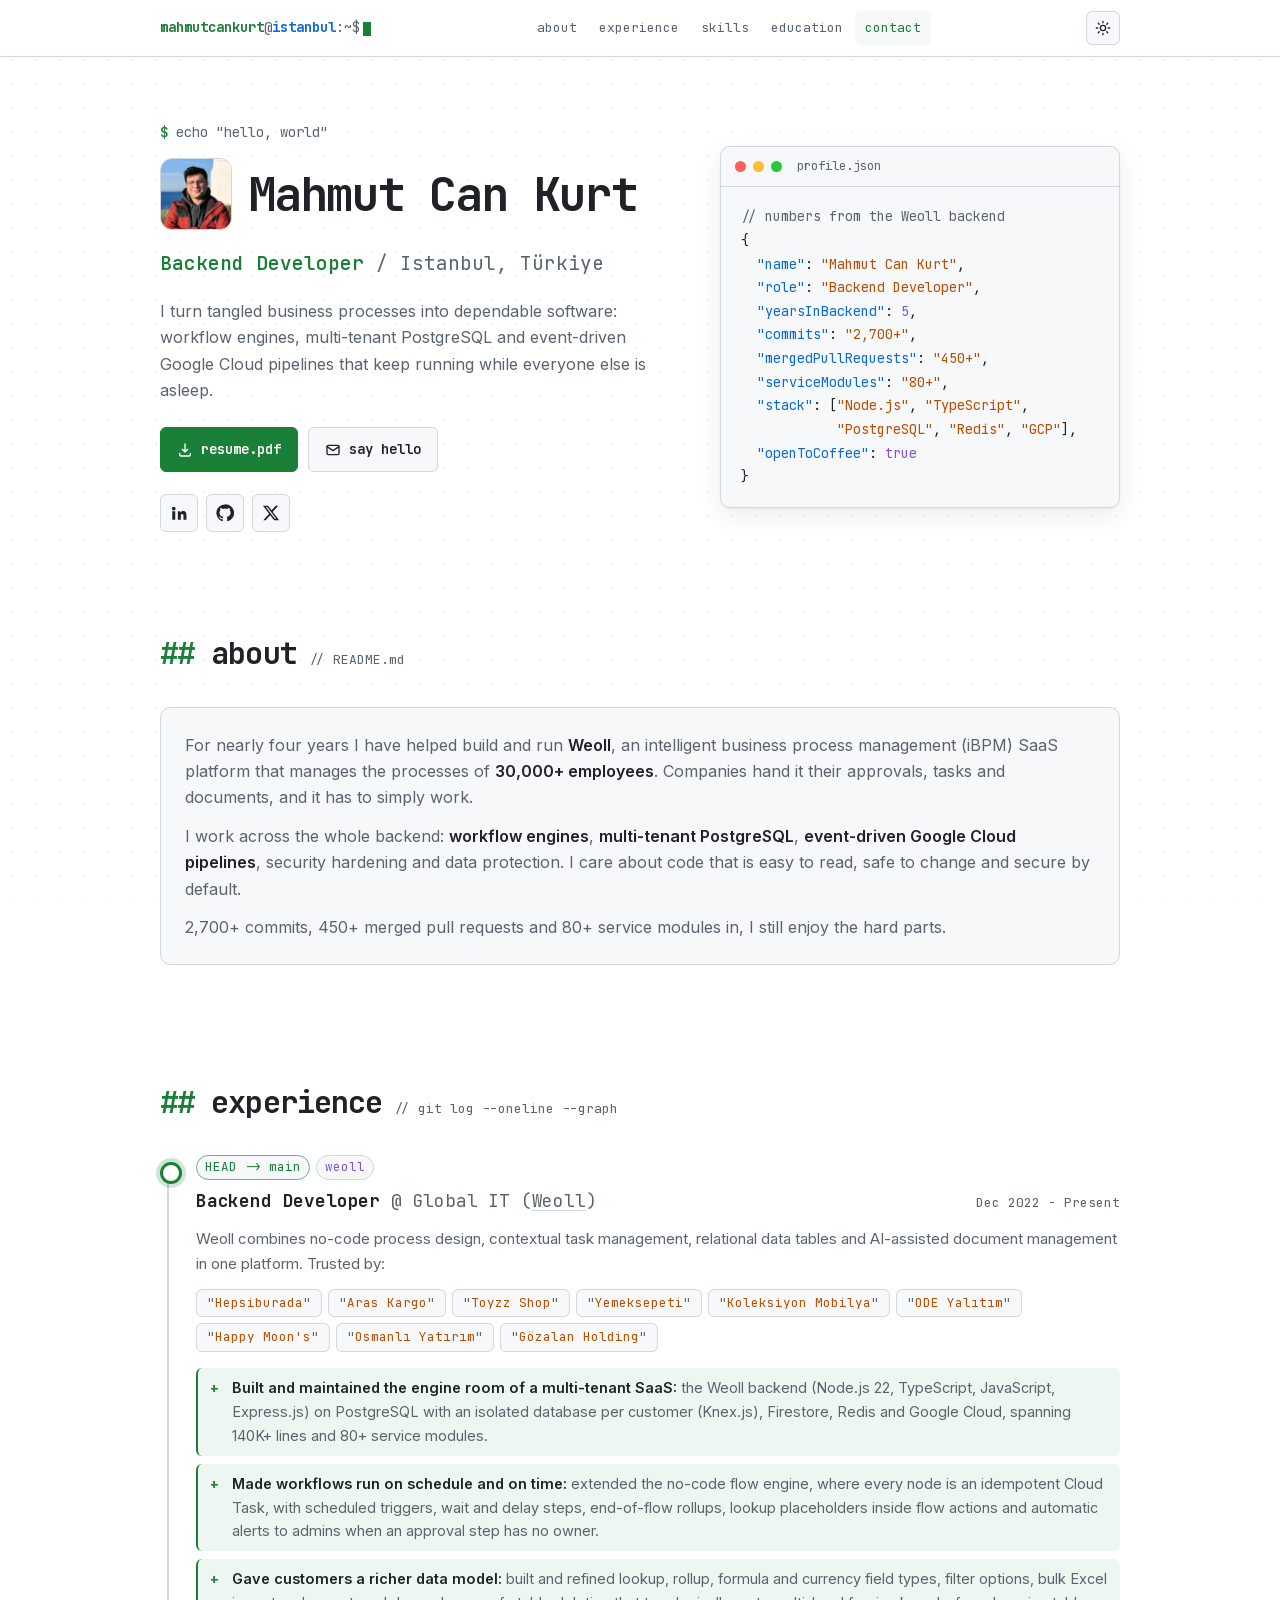
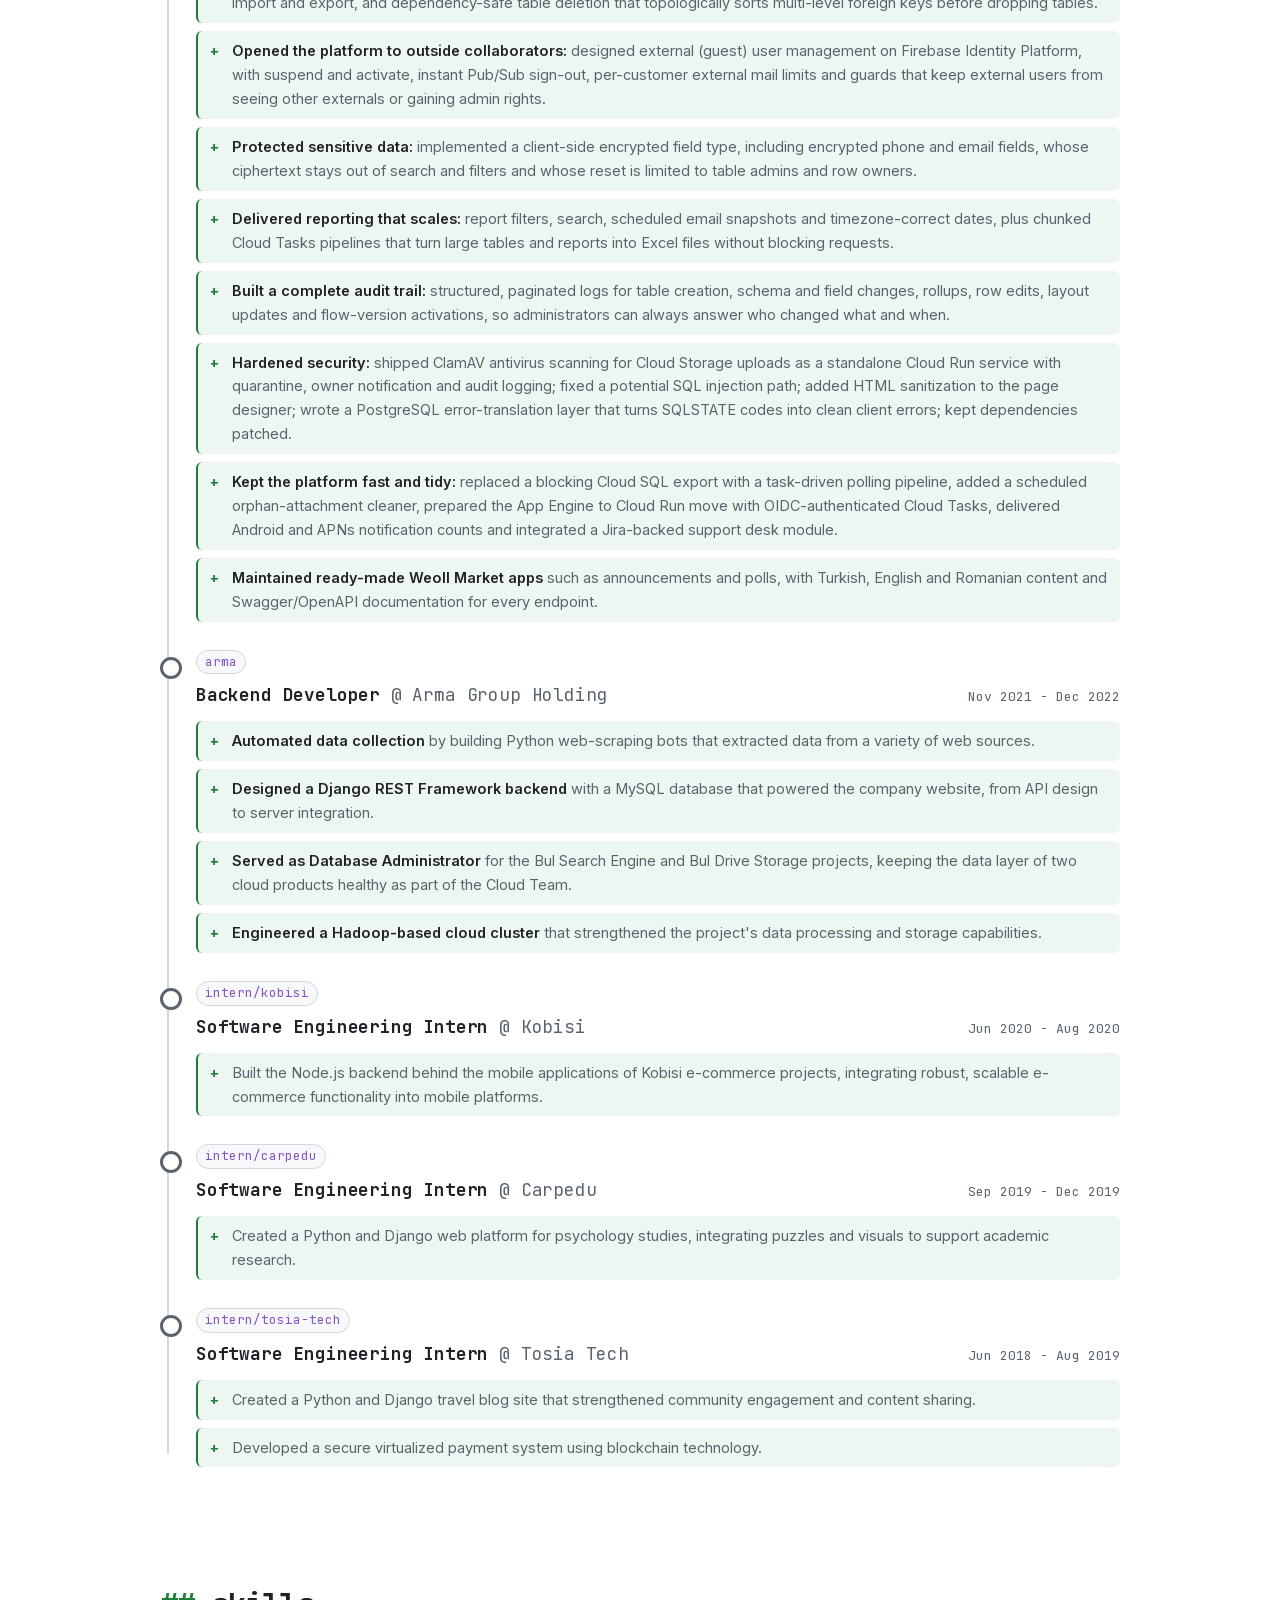
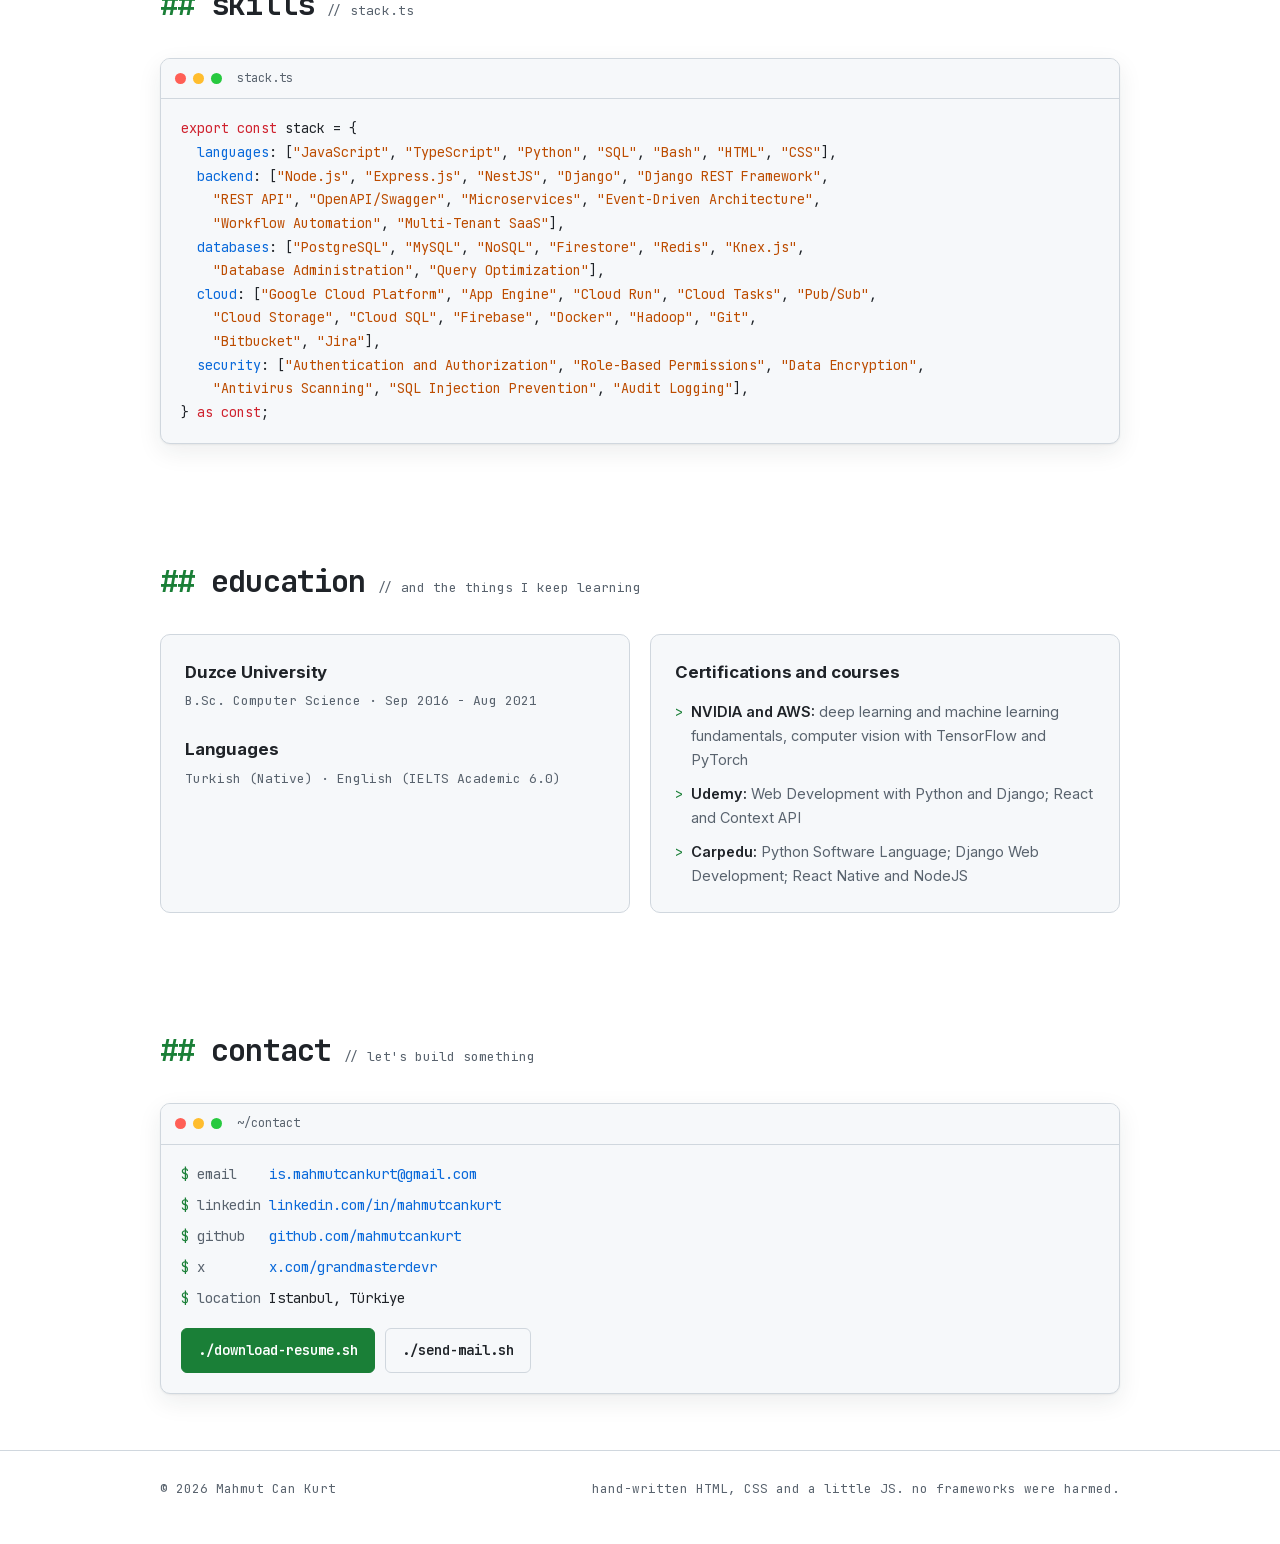
<file: index.html>
<!DOCTYPE html>
<html lang="en" data-theme="dark">

<head>
  <meta charset="UTF-8">
  <meta name="viewport" content="width=device-width, initial-scale=1">
  <title>Mahmut Can Kurt | Backend Developer</title>
  <meta name="description" content="Mahmut Can Kurt is a Backend Developer in Istanbul who builds multi-tenant SaaS systems with Node.js, TypeScript, PostgreSQL, Redis and Google Cloud. Works on the Weoll iBPM platform.">
  <meta name="author" content="Mahmut Can Kurt">
  <meta name="color-scheme" content="dark light">
  <meta name="theme-color" content="#0d1117">
  <link rel="canonical" href="https://mahmutcankurt.com/">

  <script>
    (function () {
      var d = document.documentElement, t = 'dark';
      d.classList.add('js');
      try { var s = localStorage.getItem('theme'); if (s === 'dark' || s === 'light') t = s; else if (matchMedia('(prefers-color-scheme: light)').matches) t = 'light'; } catch (e) { }
      d.setAttribute('data-theme', t);
      if (t === 'light') document.querySelector('meta[name="theme-color"]').setAttribute('content', '#ffffff');
    })();
  </script>

  <meta property="og:type" content="website">
  <meta property="og:site_name" content="Mahmut Can Kurt">
  <meta property="og:locale" content="en_US">
  <meta property="og:title" content="Mahmut Can Kurt | Backend Developer">
  <meta property="og:description" content="Backend Developer who turns tangled business processes into dependable software. Node.js, TypeScript, PostgreSQL, Redis and Google Cloud.">
  <meta property="og:url" content="https://mahmutcankurt.com/">
  <meta property="og:image" content="https://mahmutcankurt.com/img/og-image.png">
  <meta property="og:image:type" content="image/png">
  <meta property="og:image:width" content="1200">
  <meta property="og:image:height" content="630">
  <meta property="og:image:alt" content="Mahmut Can Kurt, Backend Developer, with a terminal-style code snippet and git log">
  <meta name="twitter:card" content="summary_large_image">
  <meta name="twitter:title" content="Mahmut Can Kurt | Backend Developer">
  <meta name="twitter:description" content="Backend Developer who turns tangled business processes into dependable software. Node.js, TypeScript, PostgreSQL, Redis and Google Cloud.">
  <meta name="twitter:image" content="https://mahmutcankurt.com/img/og-image.png">
  <meta name="twitter:image:alt" content="Mahmut Can Kurt, Backend Developer, with a terminal-style code snippet and git log">

  <link rel="icon" type="image/x-icon" href="favicon.ico">
  <link rel="icon" type="image/png" sizes="32x32" href="img/favicon-32x32.png">
  <link rel="icon" type="image/png" sizes="16x16" href="img/favicon-16x16.png">
  <link rel="apple-touch-icon" sizes="180x180" href="img/apple-touch-icon.png">
  <link rel="manifest" href="img/site.webmanifest">

  <link rel="preload" href="fonts/inter-latin.woff2" as="font" type="font/woff2" crossorigin>
  <link rel="preload" href="fonts/jetbrains-mono-latin.woff2" as="font" type="font/woff2" crossorigin>
  <link rel="stylesheet" href="css/style.css">

  <script type="application/ld+json">
  {
    "@context": "https://schema.org",
    "@type": "Person",
    "name": "Mahmut Can Kurt",
    "jobTitle": "Backend Developer",
    "url": "https://mahmutcankurt.com/",
    "image": "https://mahmutcankurt.com/img/profile.jpg",
    "email": "mailto:is.mahmutcankurt@gmail.com",
    "address": { "@type": "PostalAddress", "addressLocality": "Istanbul", "addressCountry": "TR" },
    "worksFor": { "@type": "Organization", "name": "Global IT" },
    "alumniOf": { "@type": "CollegeOrUniversity", "name": "Duzce University" },
    "knowsAbout": ["Node.js", "TypeScript", "PostgreSQL", "Redis", "Google Cloud", "REST API", "Workflow Automation", "Django"],
    "sameAs": ["https://www.linkedin.com/in/mahmutcankurt/", "https://github.com/mahmutcankurt", "https://x.com/grandmasterdevr"]
  }
  </script>
</head>

<body id="top">
  <a class="skip-link" href="#main">Skip to content</a>

  <header class="site-header">
    <div class="container nav">
      <a class="brand" href="#top" aria-label="Mahmut Can Kurt, home">
        <span class="g">mahmutcankurt</span><span class="at-host"><span class="at">@</span><span class="b">istanbul</span></span><span class="at">:~$</span><span class="caret" aria-hidden="true"></span>
      </a>
      <nav aria-label="Main">
        <ul class="nav-links" id="nav-links">
          <li><a href="#about">about</a></li>
          <li><a href="#experience">experience</a></li>
          <li><a href="#skills">skills</a></li>
          <li><a href="#education">education</a></li>
          <li><a href="#contact">contact</a></li>
        </ul>
      </nav>
      <div class="nav-actions">
        <button class="icon-btn" id="theme-toggle" type="button" aria-label="Switch to light theme">
          <svg viewBox="0 0 24 24" fill="none" stroke="currentColor" stroke-width="2" stroke-linecap="round" stroke-linejoin="round" aria-hidden="true"><circle cx="12" cy="12" r="4"/><path d="M12 2v2M12 20v2M4.9 4.9l1.4 1.4M17.7 17.7l1.4 1.4M2 12h2M20 12h2M4.9 19.1l1.4-1.4M17.7 6.3l1.4-1.4"/></svg>
        </button>
        <button class="icon-btn menu-btn" id="menu-btn" type="button" aria-label="Open menu" aria-expanded="false" aria-controls="nav-links">
          <svg viewBox="0 0 24 24" fill="none" stroke="currentColor" stroke-width="2" stroke-linecap="round" aria-hidden="true"><path d="M4 7h16M4 12h16M4 17h16"/></svg>
        </button>
      </div>
    </div>
  </header>

  <main id="main">

    <section class="hero">
      <div class="container hero-grid">
        <div>
          <p class="hello"><span class="g">$</span> echo "hello, world"</p>
          <div class="id">
            <img src="img/profile-144.webp" srcset="img/profile-144.webp 1x, img/profile-216.webp 3x" alt="Portrait of Mahmut Can Kurt" width="72" height="72" fetchpriority="high">
            <div>
              <h1>Mahmut Can Kurt</h1>
            </div>
          </div>
          <p class="tagline"><b>Backend Developer</b> / Istanbul, Türkiye</p>
          <p class="lead">I turn tangled business processes into dependable software: workflow engines, multi-tenant PostgreSQL and event-driven Google Cloud pipelines that keep running while everyone else is asleep.</p>
          <div class="cta">
            <a class="btn btn-primary" href="MahmutCanKurt-ProfessionalResume.pdf" target="_blank" rel="noopener">
              <svg viewBox="0 0 24 24" fill="none" stroke="currentColor" stroke-width="2" stroke-linecap="round" stroke-linejoin="round" aria-hidden="true"><path d="M12 3v12m0 0l-4-4m4 4l4-4M4 17v2a2 2 0 0 0 2 2h12a2 2 0 0 0 2-2v-2"/></svg>
              resume.pdf
            </a>
            <a class="btn btn-ghost" href="mailto:is.mahmutcankurt@gmail.com">
              <svg viewBox="0 0 24 24" fill="none" stroke="currentColor" stroke-width="2" stroke-linecap="round" stroke-linejoin="round" aria-hidden="true"><rect x="3" y="5" width="18" height="14" rx="2"/><path d="M3 7l9 6 9-6"/></svg>
              say hello
            </a>
          </div>
          <div class="socials">
            <a href="https://www.linkedin.com/in/mahmutcankurt/" target="_blank" rel="noopener" aria-label="LinkedIn">
              <svg viewBox="0 0 24 24" fill="currentColor" aria-hidden="true"><path d="M4.98 3.5a2.5 2.5 0 1 1 0 5 2.5 2.5 0 0 1 0-5zM3 9.75h4V21H3V9.75zm6.5 0h3.83v1.54h.05c.53-1 1.84-2.07 3.78-2.07 4.04 0 4.79 2.66 4.79 6.12V21h-4v-4.9c0-1.17-.02-2.67-1.63-2.67-1.63 0-1.88 1.27-1.88 2.58V21h-4V9.75z"/></svg>
            </a>
            <a href="https://github.com/mahmutcankurt" target="_blank" rel="noopener" aria-label="GitHub">
              <svg viewBox="0 0 24 24" fill="currentColor" aria-hidden="true"><path d="M12 .5a11.5 11.5 0 0 0-3.64 22.41c.58.1.79-.25.79-.56v-2c-3.2.7-3.88-1.37-3.88-1.37-.52-1.33-1.28-1.69-1.28-1.69-1.05-.72.08-.7.08-.7 1.16.08 1.77 1.19 1.77 1.19 1.03 1.77 2.7 1.26 3.36.96.1-.75.4-1.26.73-1.55-2.55-.29-5.24-1.28-5.24-5.69 0-1.26.45-2.28 1.19-3.09-.12-.29-.52-1.46.11-3.04 0 0 .97-.31 3.17 1.18a11 11 0 0 1 5.78 0c2.2-1.49 3.17-1.18 3.17-1.18.63 1.58.23 2.75.11 3.04.74.81 1.19 1.83 1.19 3.09 0 4.42-2.69 5.39-5.25 5.68.41.36.78 1.06.78 2.14v3.17c0 .31.21.67.8.56A11.5 11.5 0 0 0 12 .5z"/></svg>
            </a>
            <a href="https://x.com/grandmasterdevr" target="_blank" rel="noopener" aria-label="X (Twitter)">
              <svg viewBox="0 0 24 24" fill="currentColor" aria-hidden="true"><path d="M18.244 2.25h3.308l-7.227 8.26 8.502 11.24H16.17l-5.214-6.817L4.99 21.75H1.68l7.73-8.835L1.254 2.25H8.08l4.713 6.231zm-1.161 17.52h1.833L7.084 4.126H5.117z"/></svg>
            </a>
          </div>
        </div>

        <div class="window reveal">
          <div class="window-bar"><span class="dot r1"></span><span class="dot y1"></span><span class="dot g1"></span><span class="window-title">profile.json</span></div>
<pre class="code" tabindex="0" role="region" aria-label="Profile summary"><span class="c">// numbers from the Weoll backend</span>
{
  <span class="s">"name"</span>: <span class="f">"Mahmut Can Kurt"</span>,
  <span class="s">"role"</span>: <span class="f">"Backend Developer"</span>,
  <span class="s">"yearsInBackend"</span>: <span class="n">5</span>,
  <span class="s">"commits"</span>: <span class="f">"2,700+"</span>,
  <span class="s">"mergedPullRequests"</span>: <span class="f">"450+"</span>,
  <span class="s">"serviceModules"</span>: <span class="f">"80+"</span>,
  <span class="s">"stack"</span>: [<span class="f">"Node.js"</span>, <span class="f">"TypeScript"</span>,
            <span class="f">"PostgreSQL"</span>, <span class="f">"Redis"</span>, <span class="f">"GCP"</span>],
  <span class="s">"openToCoffee"</span>: <span class="n">true</span>
}</pre>
        </div>
      </div>
    </section>

    <section id="about">
      <div class="container">
        <div class="sec-head reveal"><h2>about</h2><span class="cmt">// README.md</span></div>
        <div class="panel about reveal">
          <p>For nearly four years I have helped build and run <strong>Weoll</strong>, an intelligent business process management (iBPM) SaaS platform that manages the processes of <strong>30,000+ employees</strong>. Companies hand it their approvals, tasks and documents, and it has to simply work.</p>
          <p>I work across the whole backend: <strong>workflow engines</strong>, <strong>multi-tenant PostgreSQL</strong>, <strong>event-driven Google Cloud pipelines</strong>, security hardening and data protection. I care about code that is easy to read, safe to change and secure by default.</p>
          <p>2,700+ commits, 450+ merged pull requests and 80+ service modules in, I still enjoy the hard parts.</p>
        </div>
      </div>
    </section>

    <section id="experience">
      <div class="container">
        <div class="sec-head reveal"><h2>experience</h2><span class="cmt">// git log --oneline --graph</span></div>

        <ol class="log">

          <li class="commit head reveal">
            <div class="refs"><span class="tag head">HEAD -&gt; main</span><span class="tag branch">weoll</span></div>
            <div class="commit-title">
              <h3>Backend Developer <span class="at">@ Global IT (<a href="https://weoll.com" target="_blank" rel="noopener">Weoll</a>)</span></h3>
              <span class="when">Dec 2022 - Present</span>
            </div>
            <div class="commit-body">
              <p>Weoll combines no-code process design, contextual task management, relational data tables and AI-assisted document management in one platform. Trusted by:</p>
              <ul class="customers" aria-label="Weoll customers">
                <li>Hepsiburada</li>
                <li>Aras Kargo</li>
                <li>Toyzz Shop</li>
                <li>Yemeksepeti</li>
                <li>Koleksiyon Mobilya</li>
                <li>ODE Yalıtım</li>
                <li>Happy Moon's</li>
                <li>Osmanlı Yatırım</li>
                <li>Gözalan Holding</li>
              </ul>
              <ul class="diff">
                <li><b>Built and maintained the engine room of a multi-tenant SaaS:</b> the Weoll backend (Node.js 22, TypeScript, JavaScript, Express.js) on PostgreSQL with an isolated database per customer (Knex.js), Firestore, Redis and Google Cloud, spanning 140K+ lines and 80+ service modules.</li>
                <li><b>Made workflows run on schedule and on time:</b> extended the no-code flow engine, where every node is an idempotent Cloud Task, with scheduled triggers, wait and delay steps, end-of-flow rollups, lookup placeholders inside flow actions and automatic alerts to admins when an approval step has no owner.</li>
                <li><b>Gave customers a richer data model:</b> built and refined lookup, rollup, formula and currency field types, filter options, bulk Excel import and export, and dependency-safe table deletion that topologically sorts multi-level foreign keys before dropping tables.</li>
                <li><b>Opened the platform to outside collaborators:</b> designed external (guest) user management on Firebase Identity Platform, with suspend and activate, instant Pub/Sub sign-out, per-customer external mail limits and guards that keep external users from seeing other externals or gaining admin rights.</li>
                <li><b>Protected sensitive data:</b> implemented a client-side encrypted field type, including encrypted phone and email fields, whose ciphertext stays out of search and filters and whose reset is limited to table admins and row owners.</li>
                <li><b>Delivered reporting that scales:</b> report filters, search, scheduled email snapshots and timezone-correct dates, plus chunked Cloud Tasks pipelines that turn large tables and reports into Excel files without blocking requests.</li>
                <li><b>Built a complete audit trail:</b> structured, paginated logs for table creation, schema and field changes, rollups, row edits, layout updates and flow-version activations, so administrators can always answer who changed what and when.</li>
                <li><b>Hardened security:</b> shipped ClamAV antivirus scanning for Cloud Storage uploads as a standalone Cloud Run service with quarantine, owner notification and audit logging; fixed a potential SQL injection path; added HTML sanitization to the page designer; wrote a PostgreSQL error-translation layer that turns SQLSTATE codes into clean client errors; kept dependencies patched.</li>
                <li><b>Kept the platform fast and tidy:</b> replaced a blocking Cloud SQL export with a task-driven polling pipeline, added a scheduled orphan-attachment cleaner, prepared the App Engine to Cloud Run move with OIDC-authenticated Cloud Tasks, delivered Android and APNs notification counts and integrated a Jira-backed support desk module.</li>
                <li><b>Maintained ready-made Weoll Market apps</b> such as announcements and polls, with Turkish, English and Romanian content and Swagger/OpenAPI documentation for every endpoint.</li>
              </ul>
            </div>
          </li>

          <li class="commit reveal">
            <div class="refs"><span class="tag branch">arma</span></div>
            <div class="commit-title">
              <h3>Backend Developer <span class="at">@ Arma Group Holding</span></h3>
              <span class="when">Nov 2021 - Dec 2022</span>
            </div>
            <div class="commit-body">
              <ul class="diff">
                <li><b>Automated data collection</b> by building Python web-scraping bots that extracted data from a variety of web sources.</li>
                <li><b>Designed a Django REST Framework backend</b> with a MySQL database that powered the company website, from API design to server integration.</li>
                <li><b>Served as Database Administrator</b> for the Bul Search Engine and Bul Drive Storage projects, keeping the data layer of two cloud products healthy as part of the Cloud Team.</li>
                <li><b>Engineered a Hadoop-based cloud cluster</b> that strengthened the project's data processing and storage capabilities.</li>
              </ul>
            </div>
          </li>

          <li class="commit reveal">
            <div class="refs"><span class="tag branch">intern/kobisi</span></div>
            <div class="commit-title">
              <h3>Software Engineering Intern <span class="at">@ Kobisi</span></h3>
              <span class="when">Jun 2020 - Aug 2020</span>
            </div>
            <div class="commit-body">
              <ul class="diff">
                <li>Built the Node.js backend behind the mobile applications of Kobisi e-commerce projects, integrating robust, scalable e-commerce functionality into mobile platforms.</li>
              </ul>
            </div>
          </li>

          <li class="commit reveal">
            <div class="refs"><span class="tag branch">intern/carpedu</span></div>
            <div class="commit-title">
              <h3>Software Engineering Intern <span class="at">@ Carpedu</span></h3>
              <span class="when">Sep 2019 - Dec 2019</span>
            </div>
            <div class="commit-body">
              <ul class="diff">
                <li>Created a Python and Django web platform for psychology studies, integrating puzzles and visuals to support academic research.</li>
              </ul>
            </div>
          </li>

          <li class="commit reveal">
            <div class="refs"><span class="tag branch">intern/tosia-tech</span></div>
            <div class="commit-title">
              <h3>Software Engineering Intern <span class="at">@ Tosia Tech</span></h3>
              <span class="when">Jun 2018 - Aug 2019</span>
            </div>
            <div class="commit-body">
              <ul class="diff">
                <li>Created a Python and Django travel blog site that strengthened community engagement and content sharing.</li>
                <li>Developed a secure virtualized payment system using blockchain technology.</li>
              </ul>
            </div>
          </li>

        </ol>
      </div>
    </section>

    <section id="skills">
      <div class="container">
        <div class="sec-head reveal"><h2>skills</h2><span class="cmt">// stack.ts</span></div>
        <div class="window reveal">
          <div class="window-bar"><span class="dot r1"></span><span class="dot y1"></span><span class="dot g1"></span><span class="window-title">stack.ts</span></div>
<pre class="code" tabindex="0" role="region" aria-label="Skills by category"><span class="k">export const</span> stack = {
  <span class="s">languages</span>: [<span class="f">"JavaScript"</span>, <span class="f">"TypeScript"</span>, <span class="f">"Python"</span>, <span class="f">"SQL"</span>, <span class="f">"Bash"</span>, <span class="f">"HTML"</span>, <span class="f">"CSS"</span>],
  <span class="s">backend</span>: [<span class="f">"Node.js"</span>, <span class="f">"Express.js"</span>, <span class="f">"NestJS"</span>, <span class="f">"Django"</span>, <span class="f">"Django REST Framework"</span>,
    <span class="f">"REST API"</span>, <span class="f">"OpenAPI/Swagger"</span>, <span class="f">"Microservices"</span>, <span class="f">"Event-Driven Architecture"</span>,
    <span class="f">"Workflow Automation"</span>, <span class="f">"Multi-Tenant SaaS"</span>],
  <span class="s">databases</span>: [<span class="f">"PostgreSQL"</span>, <span class="f">"MySQL"</span>, <span class="f">"NoSQL"</span>, <span class="f">"Firestore"</span>, <span class="f">"Redis"</span>, <span class="f">"Knex.js"</span>,
    <span class="f">"Database Administration"</span>, <span class="f">"Query Optimization"</span>],
  <span class="s">cloud</span>: [<span class="f">"Google Cloud Platform"</span>, <span class="f">"App Engine"</span>, <span class="f">"Cloud Run"</span>, <span class="f">"Cloud Tasks"</span>, <span class="f">"Pub/Sub"</span>,
    <span class="f">"Cloud Storage"</span>, <span class="f">"Cloud SQL"</span>, <span class="f">"Firebase"</span>, <span class="f">"Docker"</span>, <span class="f">"Hadoop"</span>, <span class="f">"Git"</span>,
    <span class="f">"Bitbucket"</span>, <span class="f">"Jira"</span>],
  <span class="s">security</span>: [<span class="f">"Authentication and Authorization"</span>, <span class="f">"Role-Based Permissions"</span>, <span class="f">"Data Encryption"</span>,
    <span class="f">"Antivirus Scanning"</span>, <span class="f">"SQL Injection Prevention"</span>, <span class="f">"Audit Logging"</span>],
} <span class="k">as const</span>;</pre>
        </div>
      </div>
    </section>

    <section id="education">
      <div class="container">
        <div class="sec-head reveal"><h2>education</h2><span class="cmt">// and the things I keep learning</span></div>
        <div class="two-col">
          <div class="panel reveal">
            <h3>Duzce University</h3>
            <div class="sub">B.Sc. Computer Science · Sep 2016 - Aug 2021</div>
            <h3 style="margin-top:24px">Languages</h3>
            <div class="sub">Turkish (Native) · English (IELTS Academic 6.0)</div>
          </div>
          <div class="panel reveal">
            <h3>Certifications and courses</h3>
            <ul class="kv">
              <li><b>NVIDIA and AWS:</b> deep learning and machine learning fundamentals, computer vision with TensorFlow and PyTorch</li>
              <li><b>Udemy:</b> Web Development with Python and Django; React and Context API</li>
              <li><b>Carpedu:</b> Python Software Language; Django Web Development; React Native and NodeJS</li>
            </ul>
          </div>
        </div>
      </div>
    </section>

    <section id="contact" class="contact">
      <div class="container">
        <div class="sec-head reveal"><h2>contact</h2><span class="cmt">// let's build something</span></div>
        <div class="window reveal">
          <div class="window-bar"><span class="dot r1"></span><span class="dot y1"></span><span class="dot g1"></span><span class="window-title">~/contact</span></div>
          <ul class="contact-list">
            <li><span class="prompt">$</span><span class="k">email</span><a href="mailto:is.mahmutcankurt@gmail.com">is.mahmutcankurt@gmail.com</a></li>
            <li><span class="prompt">$</span><span class="k">linkedin</span><a href="https://www.linkedin.com/in/mahmutcankurt/" target="_blank" rel="noopener">linkedin.com/in/mahmutcankurt</a></li>
            <li><span class="prompt">$</span><span class="k">github</span><a href="https://github.com/mahmutcankurt" target="_blank" rel="noopener">github.com/mahmutcankurt</a></li>
            <li><span class="prompt">$</span><span class="k">x</span><a href="https://x.com/grandmasterdevr" target="_blank" rel="noopener">x.com/grandmasterdevr</a></li>
            <li><span class="prompt">$</span><span class="k">location</span><span>Istanbul, Türkiye</span></li>
          </ul>
          <div class="cta">
            <a class="btn btn-primary" href="MahmutCanKurt-ProfessionalResume.pdf" target="_blank" rel="noopener">./download-resume.sh</a>
            <a class="btn btn-ghost" href="mailto:is.mahmutcankurt@gmail.com">./send-mail.sh</a>
          </div>
        </div>
      </div>
    </section>

  </main>

  <footer>
    <div class="container foot">
      <span>© <span id="year">2026</span> Mahmut Can Kurt</span>
      <span>hand-written HTML, CSS and a little JS. no frameworks were harmed.</span>
    </div>
  </footer>

  <script src="js/main.js"></script>
</body>

</html>
</file>
<file: css/style.css>
@font-face { font-family: 'Inter'; font-style: normal; font-weight: 100 900; font-display: swap; src: url('../fonts/inter-latin-ext.woff2') format('woff2'); unicode-range: U+0100-02BA, U+02BD-02C5, U+02C7-02CC, U+02CE-02D7, U+02DD-02FF, U+0304, U+0308, U+0329, U+1D00-1DBF, U+1E00-1E9F, U+1EF2-1EFF, U+2020, U+20A0-20AB, U+20AD-20C4, U+2113, U+2C60-2C7F, U+A720-A7FF; }
@font-face { font-family: 'Inter'; font-style: normal; font-weight: 100 900; font-display: swap; src: url('../fonts/inter-latin.woff2') format('woff2'); unicode-range: U+0000-00FF, U+0131, U+0152-0153, U+02BB-02BC, U+02C6, U+02DA, U+02DC, U+0304, U+0308, U+0329, U+2000-206F, U+20AC, U+2122, U+2191, U+2193, U+2212, U+2215, U+FEFF, U+FFFD; }
@font-face { font-family: 'JetBrains Mono'; font-style: normal; font-weight: 100 800; font-display: swap; src: url('../fonts/jetbrains-mono-latin-ext.woff2') format('woff2'); unicode-range: U+0100-02BA, U+02BD-02C5, U+02C7-02CC, U+02CE-02D7, U+02DD-02FF, U+0304, U+0308, U+0329, U+1D00-1DBF, U+1E00-1E9F, U+1EF2-1EFF, U+2020, U+20A0-20AB, U+20AD-20C4, U+2113, U+2C60-2C7F, U+A720-A7FF; }
@font-face { font-family: 'JetBrains Mono'; font-style: normal; font-weight: 100 800; font-display: swap; src: url('../fonts/jetbrains-mono-latin.woff2') format('woff2'); unicode-range: U+0000-00FF, U+0131, U+0152-0153, U+02BB-02BC, U+02C6, U+02DA, U+02DC, U+0304, U+0308, U+0329, U+2000-206F, U+20AC, U+2122, U+2191, U+2193, U+2212, U+2215, U+FEFF, U+FFFD; }

:root {
  color-scheme: dark;
  --bg: #0d1117;
  --bg-2: #010409;
  --surface: #161b22;
  --surface-2: #1c2330;
  --border: #30363d;
  --text: #e6edf3;
  --muted: #8b949e;
  --green: #3fb950;
  --blue: #58a6ff;
  --purple: #bc8cff;
  --orange: #ffa657;
  --red: #ff7b72;
  --accent: var(--green);
  --on-accent: #04130a;
  --shadow: 0 0 0 1px rgba(240, 246, 252, .04), 0 12px 32px rgba(1, 4, 9, .55);
  --mono: 'JetBrains Mono', ui-monospace, SFMono-Regular, Menlo, Consolas, monospace;
  --sans: 'Inter', system-ui, -apple-system, 'Segoe UI', Roboto, sans-serif;
  --maxw: 1000px;
}

:root[data-theme="light"] {
  color-scheme: light;
  --bg: #ffffff;
  --bg-2: #f6f8fa;
  --surface: #f6f8fa;
  --surface-2: #eef1f5;
  --border: #d0d7de;
  --text: #1f2328;
  --muted: #59636e;
  --green: #1a7f37;
  --blue: #0969da;
  --purple: #8250df;
  --orange: #bc4c00;
  --red: #cf222e;
  --on-accent: #ffffff;
  --shadow: 0 1px 2px rgba(31, 35, 40, .06), 0 8px 24px rgba(31, 35, 40, .08);
}

* { box-sizing: border-box; }

html { scroll-behavior: smooth; scroll-padding-top: 76px; }

body {
  margin: 0;
  background: var(--bg);
  color: var(--text);
  font-family: var(--sans);
  font-size: 16px;
  line-height: 1.65;
  -webkit-font-smoothing: antialiased;
  background-image: radial-gradient(rgba(139, 148, 158, .13) 1px, transparent 1px);
  background-size: 24px 24px;
  background-attachment: fixed;
}

img { max-width: 100%; display: block; }
a { color: var(--blue); text-decoration: none; }
a:hover { text-decoration: underline; }
:focus-visible { outline: 2px solid var(--blue); outline-offset: 3px; border-radius: 6px; }
::selection { background: color-mix(in srgb, var(--green) 35%, transparent); }

.container { width: 100%; max-width: var(--maxw); margin: 0 auto; padding: 0 20px; }
.mono { font-family: var(--mono); }
.g { color: var(--green); } .b { color: var(--blue); } .p { color: var(--purple); }
.o { color: var(--orange); } .r { color: var(--red); } .m { color: var(--muted); }

.skip-link {
  position: absolute; left: 12px; top: -48px; z-index: 100;
  background: var(--accent); color: var(--on-accent); padding: 8px 14px; border-radius: 6px; font-family: var(--mono);
}
.skip-link:focus { top: 12px; text-decoration: none; }

/* header */
.site-header {
  position: sticky; top: 0; z-index: 50;
  background: color-mix(in srgb, var(--bg) 86%, transparent);
  backdrop-filter: blur(10px); -webkit-backdrop-filter: blur(10px);
  border-bottom: 1px solid var(--border);
}
.nav { display: flex; align-items: center; justify-content: space-between; height: 56px; gap: 12px; }
.brand { font-family: var(--mono); font-size: 14px; font-weight: 700; color: var(--text); white-space: nowrap; }
.brand:hover { text-decoration: none; }
.brand .at { color: var(--muted); font-weight: 400; }
.caret { display: inline-block; width: .6em; height: 1.05em; margin-left: 3px; vertical-align: text-bottom; background: var(--green); animation: blink 1.1s steps(1) infinite; }
@keyframes blink { 50% { opacity: 0; } }

.nav-links { display: flex; gap: 2px; list-style: none; margin: 0; padding: 0; font-family: var(--mono); font-size: 13px; }
.nav-links a { display: block; padding: 6px 10px; border-radius: 6px; color: var(--muted); }
.nav-links a:hover { color: var(--text); background: var(--surface); text-decoration: none; }
.nav-links a.active { color: var(--green); background: var(--surface); }
.nav-actions { display: flex; align-items: center; gap: 8px; }

.icon-btn {
  display: inline-grid; place-items: center; width: 34px; height: 34px;
  background: var(--surface); color: var(--text); border: 1px solid var(--border); border-radius: 6px; cursor: pointer;
}
.icon-btn:hover { border-color: var(--muted); }
.icon-btn svg { width: 16px; height: 16px; }
.menu-btn { display: none; }

/* buttons */
.btn {
  display: inline-flex; align-items: center; gap: 8px; padding: 10px 16px; border-radius: 6px;
  font-family: var(--mono); font-size: 14px; font-weight: 600; border: 1px solid var(--border); cursor: pointer;
  transition: transform .15s ease, border-color .15s ease, background .15s ease;
}
.btn:hover { text-decoration: none; transform: translateY(-1px); }
.btn svg { width: 16px; height: 16px; }
.btn-primary { background: var(--green); border-color: var(--green); color: var(--on-accent); }
.btn-primary:hover { filter: brightness(1.08); }
.btn-ghost { background: var(--surface); color: var(--text); }
.btn-ghost:hover { border-color: var(--green); }

/* hero */
.hero { padding: 64px 0 40px; }
.hero-grid { display: grid; grid-template-columns: 1.3fr 1fr; gap: 40px; align-items: center; }
.hello { font-family: var(--mono); color: var(--muted); font-size: 14px; margin: 0 0 14px; }
.hello .g { font-weight: 600; }
.id { display: flex; align-items: center; gap: 16px; margin-bottom: 18px; }
.id img { width: 72px; height: 72px; border-radius: 12px; object-fit: cover; border: 1px solid var(--border); }
h1 { font-family: var(--mono); font-size: clamp(1.9rem, 4.4vw, 2.9rem); line-height: 1.1; letter-spacing: -.045em; margin: 0; white-space: nowrap; }
.tagline { font-family: var(--mono); font-size: clamp(1rem, 2vw, 1.2rem); color: var(--muted); margin: 10px 0 18px; }
.tagline b { color: var(--green); font-weight: 600; }
.lead { color: var(--muted); max-width: 54ch; margin: 0 0 24px; }
.cta { display: flex; flex-wrap: wrap; gap: 10px; }
.socials { display: flex; gap: 8px; margin-top: 22px; }
.socials a {
  display: inline-grid; place-items: center; width: 38px; height: 38px; border-radius: 6px;
  border: 1px solid var(--border); background: var(--surface); color: var(--text);
}
.socials a:hover { border-color: var(--green); color: var(--green); }
.socials svg { width: 18px; height: 18px; }

/* terminal / window chrome */
.window { background: var(--bg-2); border: 1px solid var(--border); border-radius: 10px; box-shadow: var(--shadow); overflow: hidden; }
.window-bar { display: flex; align-items: center; gap: 7px; padding: 10px 14px; background: var(--surface); border-bottom: 1px solid var(--border); }
.dot { width: 11px; height: 11px; border-radius: 50%; }
.dot.r1 { background: #ff5f56; } .dot.y1 { background: #ffbd2e; } .dot.g1 { background: #27c93f; }
.window-title { margin-left: 8px; font-family: var(--mono); font-size: 12px; color: var(--muted); }
.code { margin: 0; padding: 18px 20px; font-family: var(--mono); font-size: 13.5px; line-height: 1.75; overflow-x: auto; white-space: pre; color: var(--text); }
.code .ln { color: var(--muted); user-select: none; display: inline-block; width: 2ch; margin-right: 2ch; text-align: right; opacity: .55; }

/* sections */
section { padding: 56px 0; }
.sec-head { font-family: var(--mono); margin: 0 0 28px; display: flex; align-items: baseline; gap: 12px; flex-wrap: wrap; }
.sec-head h2 { font-family: var(--mono); font-size: clamp(1.4rem, 3.4vw, 1.9rem); letter-spacing: -.03em; margin: 0; }
.sec-head h2::before { content: "## "; color: var(--green); }
.sec-head .cmt { color: var(--muted); font-size: 13px; }
h3 { font-size: 1.05rem; margin: 0; letter-spacing: -.01em; }

.panel { background: var(--surface); border: 1px solid var(--border); border-radius: 10px; padding: 24px; }
.about p { margin: 0 0 12px; color: var(--muted); }
.about p:last-child { margin: 0; }
.about strong { color: var(--text); font-weight: 600; }

/* experience as git log */
.log { list-style: none; margin: 0; padding: 0; position: relative; }
.log::before { content: ""; position: absolute; left: 7px; top: 14px; bottom: 14px; width: 2px; background: var(--border); }
.commit { position: relative; padding: 0 0 28px 36px; }
.commit:last-child { padding-bottom: 0; }
.commit::before {
  content: ""; position: absolute; left: 0; top: 7px; width: 16px; height: 16px; border-radius: 50%;
  background: var(--bg); border: 3px solid var(--muted);
}
.commit.head::before { border-color: var(--green); box-shadow: 0 0 0 4px color-mix(in srgb, var(--green) 20%, transparent); }
.refs { font-family: var(--mono); font-size: 12.5px; color: var(--muted); margin-bottom: 6px; }
.tag { display: inline-block; padding: 1px 8px; border-radius: 999px; border: 1px solid var(--border); background: var(--surface); margin-right: 6px; }
.tag.head { color: var(--green); border-color: color-mix(in srgb, var(--green) 50%, var(--border)); }
.tag.branch { color: var(--purple); }
.commit-title { display: flex; flex-wrap: wrap; justify-content: space-between; align-items: baseline; gap: 2px 16px; }
.commit-title h3 { font-family: var(--mono); font-size: 1.1rem; }
.commit-title .at { color: var(--muted); font-weight: 400; }
.commit-title .at a { color: inherit; text-decoration: underline; text-decoration-color: var(--border); text-underline-offset: 3px; }
.commit-title .at a:hover { color: var(--blue); text-decoration-color: currentColor; }
.commit-title .when { font-family: var(--mono); font-size: 13px; color: var(--muted); white-space: nowrap; }
.commit-body { margin-top: 12px; }
.commit-body > p { color: var(--muted); margin: 0 0 12px; font-size: 15px; }

.customers { display: flex; flex-wrap: wrap; gap: 6px; list-style: none; margin: 0 0 16px; padding: 0; }
.customers li { font-family: var(--mono); font-size: 12.5px; padding: 3px 10px; border-radius: 6px; background: var(--bg-2); border: 1px solid var(--border); color: var(--orange); }
.customers li::before, .customers li::after { content: '"'; color: var(--muted); }

.diff { list-style: none; margin: 0; padding: 0; display: grid; gap: 8px; }
.diff li { position: relative; padding: 8px 12px 8px 34px; border-radius: 6px; background: color-mix(in srgb, var(--green) 7%, transparent); border-left: 2px solid var(--green); font-size: 14.5px; color: var(--muted); }
.diff li::before { content: "+"; position: absolute; left: 12px; top: 8px; font-family: var(--mono); font-weight: 700; color: var(--green); }
.diff b { color: var(--text); font-weight: 600; }

/* skills */
.window .code .k { color: var(--red); }
.window .code .s { color: var(--blue); }
.window .code .n { color: var(--purple); }
.window .code .c { color: var(--muted); }
.window .code .f { color: var(--orange); }

/* edu / certs */
.two-col { display: grid; grid-template-columns: 1fr 1fr; gap: 20px; }
.kv { list-style: none; margin: 14px 0 0; padding: 0; display: grid; gap: 10px; font-size: 14.5px; color: var(--muted); }
.kv li { padding-left: 16px; position: relative; }
.kv li::before { content: ">"; position: absolute; left: 0; font-family: var(--mono); color: var(--green); }
.kv b { color: var(--text); font-weight: 600; }
.sub { font-family: var(--mono); font-size: 13px; color: var(--muted); margin-top: 4px; }

/* contact */
.contact-list { list-style: none; margin: 0; padding: 18px 20px; font-family: var(--mono); font-size: 14px; display: grid; gap: 8px; }
.contact-list .prompt { color: var(--green); margin-right: 8px; }
.contact-list .k { color: var(--muted); display: inline-block; min-width: 9ch; }
.contact .cta { padding: 0 20px 20px; }

footer { padding: 28px 0 44px; border-top: 1px solid var(--border); font-family: var(--mono); font-size: 12.5px; color: var(--muted); }
.foot { display: flex; flex-wrap: wrap; justify-content: space-between; gap: 6px 16px; }

/* reveal */
.js .reveal { opacity: 0; transform: translateY(14px); transition: opacity .5s ease, transform .5s ease; }
.js .reveal.in { opacity: 1; transform: none; }
@media (prefers-reduced-motion: reduce) {
  html { scroll-behavior: auto; }
  .js .reveal { opacity: 1; transform: none; transition: none; }
  .caret { animation: none; }
  .btn { transition: none; }
}

@media (max-width: 860px) {
  .hero { padding-top: 36px; }
  .hero-grid, .two-col { grid-template-columns: 1fr; }
  .menu-btn { display: inline-grid; }
  .nav-links {
    display: none; position: absolute; left: 0; right: 0; top: 56px; flex-direction: column;
    background: var(--bg); border-bottom: 1px solid var(--border); padding: 8px 20px 14px;
  }
  .nav-links.open { display: flex; }
  .nav-links a { padding: 10px 8px; }
  .brand .at-host { display: none; }
  .id { gap: 12px; }
  h1 { white-space: normal; overflow-wrap: anywhere; }
  .code { white-space: pre-wrap; overflow-wrap: anywhere; font-size: 12.5px; }
}

@media print {
  .site-header, .skip-link, .cta, .socials { display: none; }
  body { background: #fff; color: #000; }
  .js .reveal { opacity: 1; transform: none; }
}
</file>
